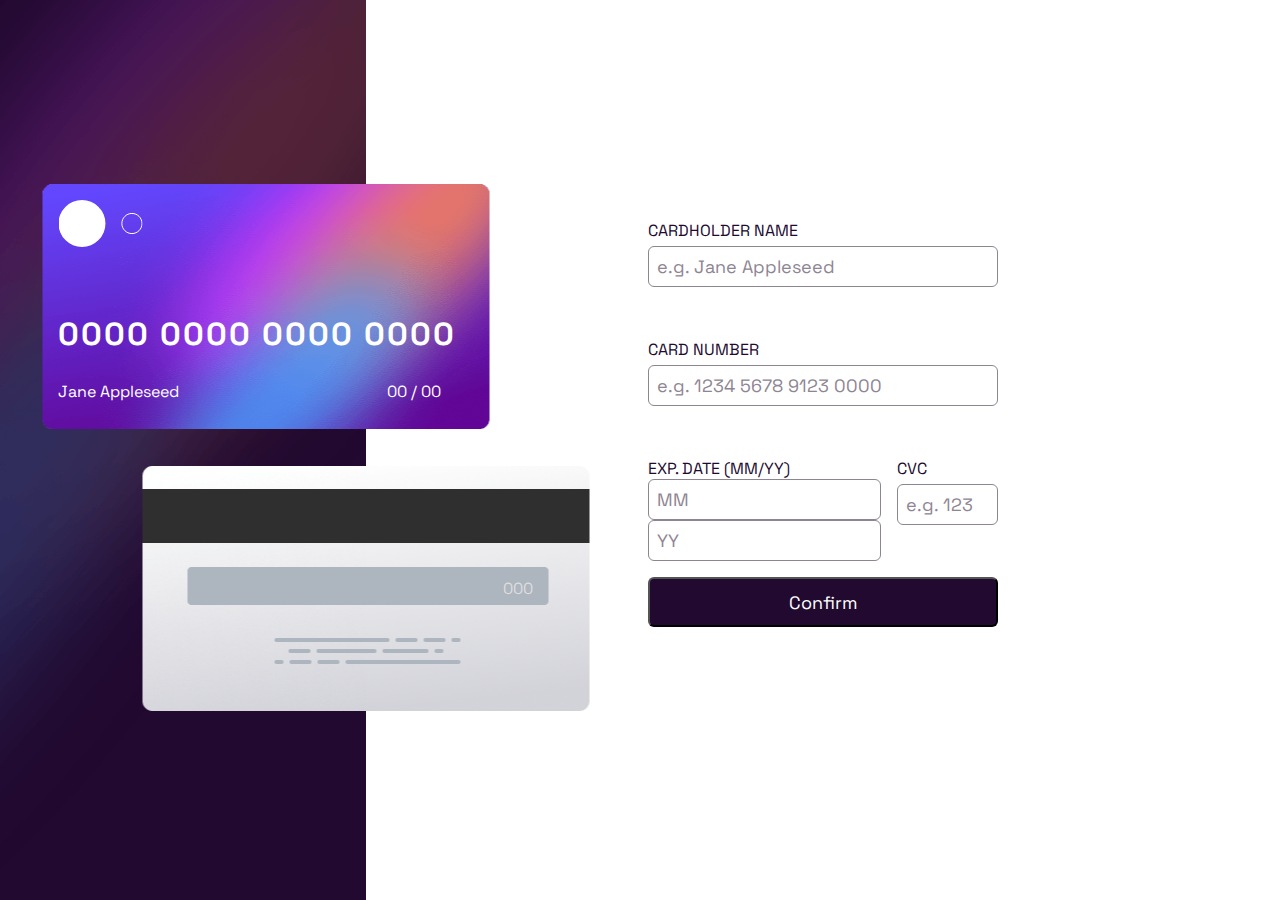
<file: index.html>
<!DOCTYPE html>
<html lang="en">
<head>
  <meta charset="UTF-8">
  <meta name="viewport" content="width=device-width, initial-scale=1.0">
  <link rel="icon" type="image/png" sizes="32x32" href="/images/favicon-32x32.png"> 
  <link rel="stylesheet" href="styles.css">
  <title>Interactive card details form</title>

</head>
<body>

  <main>
    <div class="container">
      <div class="left_section">
        <div class="cards">

          <!---Front_Card--->

          <div class="front_card">
            <img src="/images/bg-card-front.png" alt="card_front">
            <div class="card_container">
              <img src="/images/card-logo.svg" class="card_logo" alt="logo">
              <h1 id="number">0000 0000 0000 0000</h1>
              <div class="card_info">
                <span id="name">Jane Appleseed</span>
                <span id="date">
                  <span id="month">00</span>
                  /
                  <span id="year">00</span>
                </span>
              </div>
            </div>
          </div>

          <!---Back_Card--->
          <div class="back_card">
            <img src="/images/bg-card-back.png" alt="card-back">
            <span id="cvc">000</span>
          </div>
        </div>
      </div>

      <div class="right_section">
        <form>

          <!---grid_1--->
          <div class="grid_1">
            <label for="card_name">Cardholder Name</label>
            <input type="text" placeholder="e.g. Jane Appleseed" id="card_name" required
             />
          </div>
            <!---grid_2--->

            <div class="grid_2">
              <label for="card_number">Card Number</label>
              <input type="number" oninput="if(this.value.length > this.maxLength) this.value=this.value.slice(0,this.maxLength)"
              minlength="16"
              maxlength="16"
              placeholder="e.g. 1234 5678 9123 0000" id="card_number" 
              required 
              />
            </div>

            <!---grid_3--->
            <div class="card_information">
              <div class="card_date">
                <label for="card_date">Exp. Date (MM/YY)</label>
                <div class="two_inp">
                  <div>
                    <!--Month-->
                    <input 
                    type="number"
                    placeholder="MM"
                    oninput="if(this.value.length > this.maxLength) this.value=this.value.slice(0,this.maxLength)"
                    minlength="2"
                    maxlength="2"
                    id="card_month"
                    required>
                  </div>
                  <!--Year-->
                  <div>
                    <input 
                    type="number"
                    placeholder="YY"
                    oninput="if(this.value.length > this.maxLength) this.value=this.value.slice(0,this.maxLength)"
                    minlength="2"
                    maxlength="2"
                    id="card_year"
                    required
                    >
                  </div>
                  </div>
                </div>

                <!---grid_4--->
                <div class="grid_4">
                  <label for="card_">CVC</label>
                  <input 
                  type="number"
                  oninput="if(this.value.length > this.maxLength) this.value=this.value.slice(0,this.maxLength)"
                  placeholder="e.g. 123"
                  minlength="3"
                  maxlength="3"
                  id="card_cvc"
                  required
                  >
                </div>
              </div>

              <!---Confirm_Button--->

              <button id="submit_btn" type="submit">Confirm</button>
            </div>  
        </form>

        <!---Thank_you--->
        <div class="thank hidden">
          <img src="/images/icon-complete.svg" alt="Completed">
          <h1>Thank you!</h1>
          <p>We've added your card details</p>
          <button id="continueBtn">Continue</button>
        </div>
      </div>
    </div>
  </main>



  
 <!-- <div class="attribution">
    Challenge by <a href="https://www.frontendmentor.io?ref=challenge" target="_blank">Frontend Mentor</a>. 
    Coded by <a href="#">Your Name Here</a>.
  </div> -->
  <script src="script.js"></script>
</body>
</html>
</file>
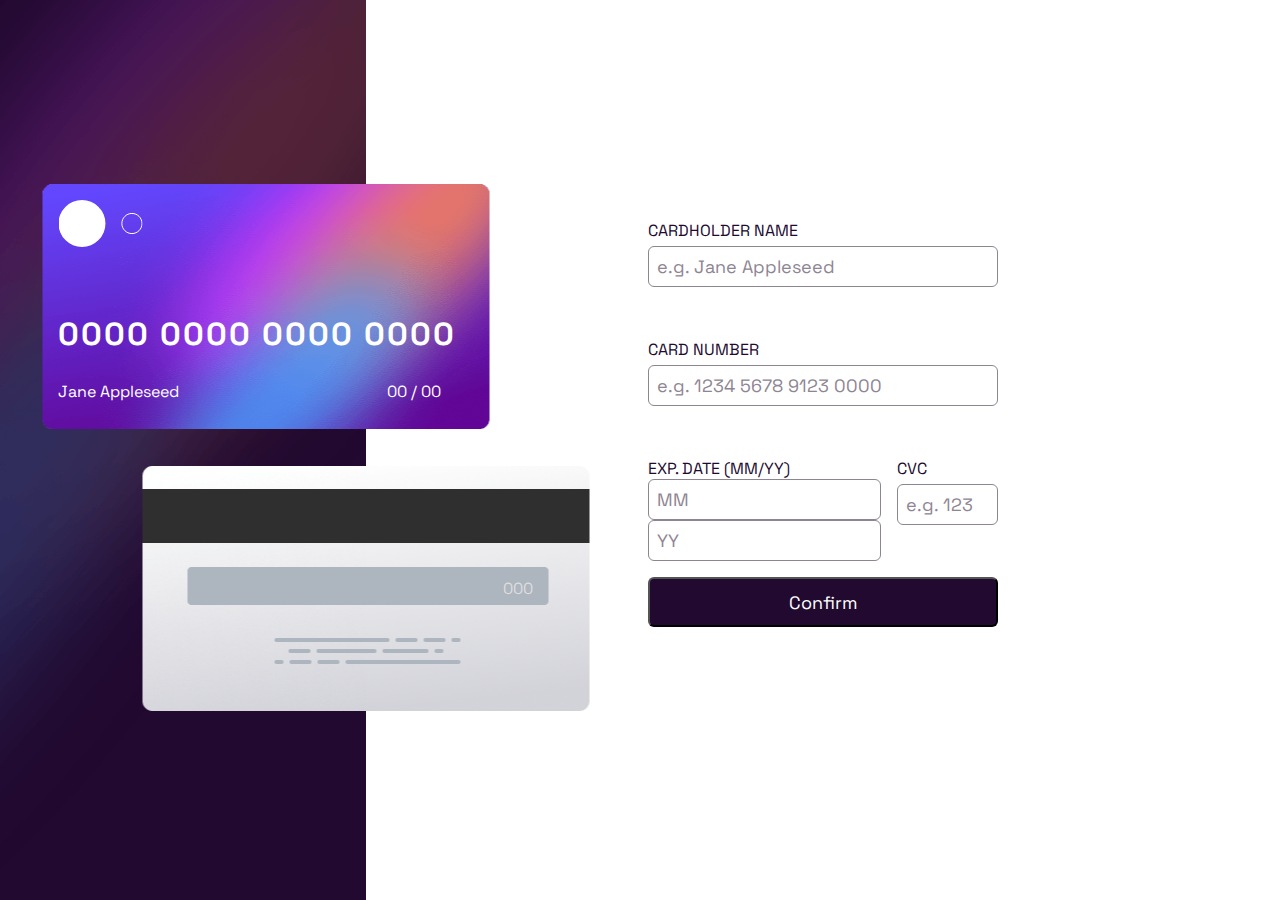
<file: code/index.html>
<!DOCTYPE html>
<html lang="en">
<head>
  <meta charset="UTF-8">
  <meta name="viewport" content="width=device-width, initial-scale=1.0">
  <link rel="icon" type="image/png" sizes="32x32" href="/images/favicon-32x32.png"> 
  <link rel="stylesheet" href="/code/styles.css">
  <title>Interactive card details form</title>

</head>
<body>

  <main>
    <div class="container">
      <div class="left_section">
        <div class="cards">

          <!---Front_Card--->

          <div class="front_card">
            <img src="/images/bg-card-front.png" alt="card_front">
            <div class="card_container">
              <img src="/images/card-logo.svg" class="card_logo" alt="logo">
              <h1 id="number">0000 0000 0000 0000</h1>
              <div class="card_info">
                <span id="name">Jane Appleseed</span>
                <span id="date">
                  <span id="month">00</span>
                  /
                  <span id="year">00</span>
                </span>
              </div>
            </div>
          </div>

          <!---Back_Card--->
          <div class="back_card">
            <img src="/images/bg-card-back.png" alt="card-back">
            <span id="cvc">000</span>
          </div>
        </div>
      </div>

      <div class="right_section">
        <form>

          <!---grid_1--->
          <div class="grid_1">
            <label for="card_name">Cardholder Name</label>
            <input type="text" placeholder="e.g. Jane Appleseed" id="card_name" required
             />
          </div>
            <!---grid_2--->

            <div class="grid_2">
              <label for="card_number">Card Number</label>
              <input type="number" oninput="if(this.value.length > this.maxLength) this.value=this.value.slice(0,this.maxLength)"
              minlength="16"
              maxlength="16"
              placeholder="e.g. 1234 5678 9123 0000" id="card_number" 
              required 
              />
            </div>

            <!---grid_3--->
            <div class="card_information">
              <div class="card_date">
                <label for="card_date">Exp. Date (MM/YY)</label>
                <div class="two_inp">
                  <div>
                    <!--Month-->
                    <input 
                    type="number"
                    placeholder="MM"
                    oninput="if(this.value.length > this.maxLength) this.value=this.value.slice(0,this.maxLength)"
                    minlength="2"
                    maxlength="2"
                    id="card_month"
                    required>
                  </div>
                  <!--Year-->
                  <div>
                    <input 
                    type="number"
                    placeholder="YY"
                    oninput="if(this.value.length > this.maxLength) this.value=this.value.slice(0,this.maxLength)"
                    minlength="2"
                    maxlength="2"
                    id="card_year"
                    required
                    >
                  </div>
                  </div>
                </div>

                <!---grid_4--->
                <div class="grid_4">
                  <label for="card_">CVC</label>
                  <input 
                  type="number"
                  oninput="if(this.value.length > this.maxLength) this.value=this.value.slice(0,this.maxLength)"
                  placeholder="e.g. 123"
                  minlength="3"
                  maxlength="3"
                  id="card_cvc"
                  required
                  >
                </div>
              </div>

              <!---Confirm_Button--->

              <button id="submit_btn" type="submit">Confirm</button>
            </div>  
        </form>

        <!---Thank_you--->
        <div class="thank hidden">
          <img src="/images/icon-complete.svg" alt="Completed">
          <h1>Thank you!</h1>
          <p>We've added your card details</p>
          <button id="continueBtn">Continue</button>
        </div>
      </div>
    </div>
  </main>



  
 <!-- <div class="attribution">
    Challenge by <a href="https://www.frontendmentor.io?ref=challenge" target="_blank">Frontend Mentor</a>. 
    Coded by <a href="#">Your Name Here</a>.
  </div> -->
  <script src="/code/script.js"></script>
</body>
</html>
</file>
<file: styles.css>
@import url('https://fonts.googleapis.com/css2?family=Space+Grotesk:wght@500&display=swap');

:root{
  /*Primary*/

  --Linear-gradient-active-input-border: hsl(249, 99%, 64%) to hsl(278, 94%, 30%);
  --Red-input-errors: hsl(0, 100%, 66%);

/*Neutral*/

--White: hsl(0, 0%, 100%);
--Light-grayish-violet: hsl(270, 3%, 87%);
--Dark-grayish-violet: hsl(279, 6%, 55%);
--Very-dark-violet: hsl(278, 68%, 11%);
}

*{
  font-family: 'Space Grotesk', sans-serif;
  padding: 0;
  margin: 0;
  box-sizing: border-box;
}
body{
  min-height: 100vh;
}
.hidden{
  display: none !important;
}
.error{
  border: 2px solid var(--Red-input-errors);
}
.error_message{
  gap: 0;
}
.error_message::after{
  content: "can't be blank";
  color: var(--Red-input-errors);
  margin-top: .2rem;
}
.container{
  display: flex;
  align-items: center;
}
.left_section{
  min-height: 100vh;
  width: 40%;
  background-image: url("/images/bg-main-desktop.png");
  background-position: center center;
  background-size: cover;
  background-repeat: no-repeat;
  position: relative;
}
.cards{
  position: absolute;
  top: 50%;
  display: flex;
  flex-direction: column;
  gap: 2rem;
  left: 100%;
  transform: translate(-50%,-50%);
}
.front_card{
  position: relative;
  transform: translate(-100px);
}
.card_logo{
  position: absolute;
  top: 1rem;
  left: 1rem;
}
#number{
  position: absolute;
  color: var(--White);
  bottom: 5rem;
  left: 1rem;
  letter-spacing: 2px;
}
.card_info{
  position: absolute;
  bottom: 2rem;
  left: 1rem;
  right: 3rem;
  display: flex;
  color: var(--White);
  justify-content: space-between;
}
.back_card{
  position: relative;
}
#cvc{
  position: absolute;
  right: 3.5rem;
  top: 7rem;
  color: var(--Light-grayish-violet);
}
.right_section{
  display: flex;
  align-items: center;
  justify-content: center;
  width: 100%; 
}
.right_section form{
  display: grid;
  gap: 1rem;
  width: 350px;
  grid-template-columns: repeat(2,1fr);
  grid-template-rows: repeat(4,1fr);
}

label{
  color: var(--Very-dark-violet);
  margin-bottom: .3rem;
  text-transform: uppercase;
}
input{
  padding: .5rem;
  font-size: 18px;
  border: 1px solid var(--Dark-grayish-violet);
  border-radius: 6px; 
}
input::-webkit-outer-spin-button,
input::-webkit-inner-spin-button{
  -webkit-appearance: none;
  margin: 0;
}
input::placeholder{
  font-family: inherit;
  color: var(--Dark-grayish-violet);
}
input:focus {
  outline-color: var(--Linear-gradient-active-input-border);
}
.grid_1{
  display: flex;
  flex-direction: column;
  grid-column: 2 span;
}
.grid_2{
  display: flex;
  flex-direction: column;
  grid-column: 2 span;
}
.grid_3{
  display: flex;
  flex-direction: column;
}
.grid_4{
  display: flex;
  flex-direction: column;
  grid-column: 1 span;
}
.card_information{
  display: flex;
  grid-column: 2 span;
  gap: 1rem;
}
#card_date{
  display: flex;
  flex-direction: column;
  grid-column: 1 span;
}
#card_date .two_inp{
  display: flex;
}
.two_inp div{
  flex-direction: column;
}
#card_date div input {
  width: 50px;
  margin: 0 0.5rem;
}
#card_cvc{
  width: 100%;
}
form button{
  grid-column: 2 span;
  font-size: 18px;
  height: 50px;
  color: var(--White);
  border-radius: 6px;
  background-color: var(--Very-dark-violet);
  cursor: pointer;
}
.thank {
  width: 40%;
  display: flex;
  flex-direction: column;
  align-items: center;
  justify-content: center;
  gap: 2rem;
  position: absolute;
  top: 50%;
  left: 70%;
  transform: translate(-50%, -50%);
}

.thank h1{
  text-transform: uppercase;
  letter-spacing: 3px;
}
.thank p{
  font-size: 18px;
  color: var(--Dark-grayish-violet);
}
.thank button{
  color: var(--White);
  width: 100%;
  border: 6px;
  padding: 1rem;
  font-size: 18px;
  background-color: var(--Very-dark-violet);
  cursor: pointer;
}



/*Media_Query*/
@media screen and (max-width: 1023px) {
.front_card,.front_card img,.back_card,.back_card img{
  width: 300px;
}
.card_container .card_logo{
  width: 50px;
}
#number{
  font-size: 1.1rem;
}
#cvc{
  top: 42%;
  right: 12%;
}
}

@media screen and (max-width: 767px) {
 .container{
  flex-direction: column;
 }
 .front_card,.front_card img,.back_card,.back_card img{
  width: 280px;
}
.left_section{
  width: 100%;
  min-height: 30vh;
  background-image: url("/images/bg-main-mobile.png");
}
.cards{
  flex-direction: column-reverse;
  left: 61%;
  top: 60%;
  gap: 0;
}
.back_card{
  transform: translate(70px);
}
.front_card{
  z-index: 100;

}
.right_section{
  margin-top: 8rem;
}
.thank {
  width: 50%;
  top: 90%;
  left: 50%;
}
  }
</file>
<file: code/styles.css>
@import url('https://fonts.googleapis.com/css2?family=Space+Grotesk:wght@500&display=swap');

:root{
  /*Primary*/

  --Linear-gradient-active-input-border: hsl(249, 99%, 64%) to hsl(278, 94%, 30%);
  --Red-input-errors: hsl(0, 100%, 66%);

/*Neutral*/

--White: hsl(0, 0%, 100%);
--Light-grayish-violet: hsl(270, 3%, 87%);
--Dark-grayish-violet: hsl(279, 6%, 55%);
--Very-dark-violet: hsl(278, 68%, 11%);
}

*{
  font-family: 'Space Grotesk', sans-serif;
  padding: 0;
  margin: 0;
  box-sizing: border-box;
}
body{
  min-height: 100vh;
}
.hidden{
  display: none !important;
}
.error{
  border: 2px solid var(--Red-input-errors);
}
.error_message{
  gap: 0;
}
.error_message::after{
  content: "can't be blank";
  color: var(--Red-input-errors);
  margin-top: .2rem;
}
.container{
  display: flex;
  align-items: center;
}
.left_section{
  min-height: 100vh;
  width: 40%;
  background-image: url("/images/bg-main-desktop.png");
  background-position: center center;
  background-size: cover;
  background-repeat: no-repeat;
  position: relative;
}
.cards{
  position: absolute;
  top: 50%;
  display: flex;
  flex-direction: column;
  gap: 2rem;
  left: 100%;
  transform: translate(-50%,-50%);
}
.front_card{
  position: relative;
  transform: translate(-100px);
}
.card_logo{
  position: absolute;
  top: 1rem;
  left: 1rem;
}
#number{
  position: absolute;
  color: var(--White);
  bottom: 5rem;
  left: 1rem;
  letter-spacing: 2px;
}
.card_info{
  position: absolute;
  bottom: 2rem;
  left: 1rem;
  right: 3rem;
  display: flex;
  color: var(--White);
  justify-content: space-between;
}
.back_card{
  position: relative;
}
#cvc{
  position: absolute;
  right: 3.5rem;
  top: 7rem;
  color: var(--Light-grayish-violet);
}
.right_section{
  display: flex;
  align-items: center;
  justify-content: center;
  width: 100%; 
}
.right_section form{
  display: grid;
  gap: 1rem;
  width: 350px;
  grid-template-columns: repeat(2,1fr);
  grid-template-rows: repeat(4,1fr);
}

label{
  color: var(--Very-dark-violet);
  margin-bottom: .3rem;
  text-transform: uppercase;
}
input{
  padding: .5rem;
  font-size: 18px;
  border: 1px solid var(--Dark-grayish-violet);
  border-radius: 6px; 
}
input::-webkit-outer-spin-button,
input::-webkit-inner-spin-button{
  -webkit-appearance: none;
  margin: 0;
}
input::placeholder{
  font-family: inherit;
  color: var(--Dark-grayish-violet);
}
input:focus {
  outline-color: var(--Linear-gradient-active-input-border);
}
.grid_1{
  display: flex;
  flex-direction: column;
  grid-column: 2 span;
}
.grid_2{
  display: flex;
  flex-direction: column;
  grid-column: 2 span;
}
.grid_3{
  display: flex;
  flex-direction: column;
}
.grid_4{
  display: flex;
  flex-direction: column;
  grid-column: 1 span;
}
.card_information{
  display: flex;
  grid-column: 2 span;
  gap: 1rem;
}
#card_date{
  display: flex;
  flex-direction: column;
  grid-column: 1 span;
}
#card_date .two_inp{
  display: flex;
}
.two_inp div{
  flex-direction: column;
}
#card_date div input {
  width: 50px;
  margin: 0 0.5rem;
}
#card_cvc{
  width: 100%;
}
form button{
  grid-column: 2 span;
  font-size: 18px;
  height: 50px;
  color: var(--White);
  border-radius: 6px;
  background-color: var(--Very-dark-violet);
  cursor: pointer;
}
.thank {
  width: 40%;
  display: flex;
  flex-direction: column;
  align-items: center;
  justify-content: center;
  gap: 2rem;
  position: absolute;
  top: 50%;
  left: 70%;
  transform: translate(-50%, -50%);
}

.thank h1{
  text-transform: uppercase;
  letter-spacing: 3px;
}
.thank p{
  font-size: 18px;
  color: var(--Dark-grayish-violet);
}
.thank button{
  color: var(--White);
  width: 100%;
  border: 6px;
  padding: 1rem;
  font-size: 18px;
  background-color: var(--Very-dark-violet);
  cursor: pointer;
}



/*Media_Query*/
@media screen and (max-width: 1023px) {
.front_card,.front_card img,.back_card,.back_card img{
  width: 300px;
}
.card_container .card_logo{
  width: 50px;
}
#number{
  font-size: 1.1rem;
}
#cvc{
  top: 42%;
  right: 12%;
}
}

@media screen and (max-width: 767px) {
 .container{
  flex-direction: column;
 }
 .front_card,.front_card img,.back_card,.back_card img{
  width: 280px;
}
.left_section{
  width: 100%;
  min-height: 30vh;
  background-image: url("/images/bg-main-mobile.png");
}
.cards{
  flex-direction: column-reverse;
  left: 61%;
  top: 60%;
  gap: 0;
}
.back_card{
  transform: translate(70px);
}
.front_card{
  z-index: 100;

}
.right_section{
  margin-top: 8rem;
}
.thank {
  width: 50%;
  top: 90%;
  left: 50%;
}
  }
</file>
